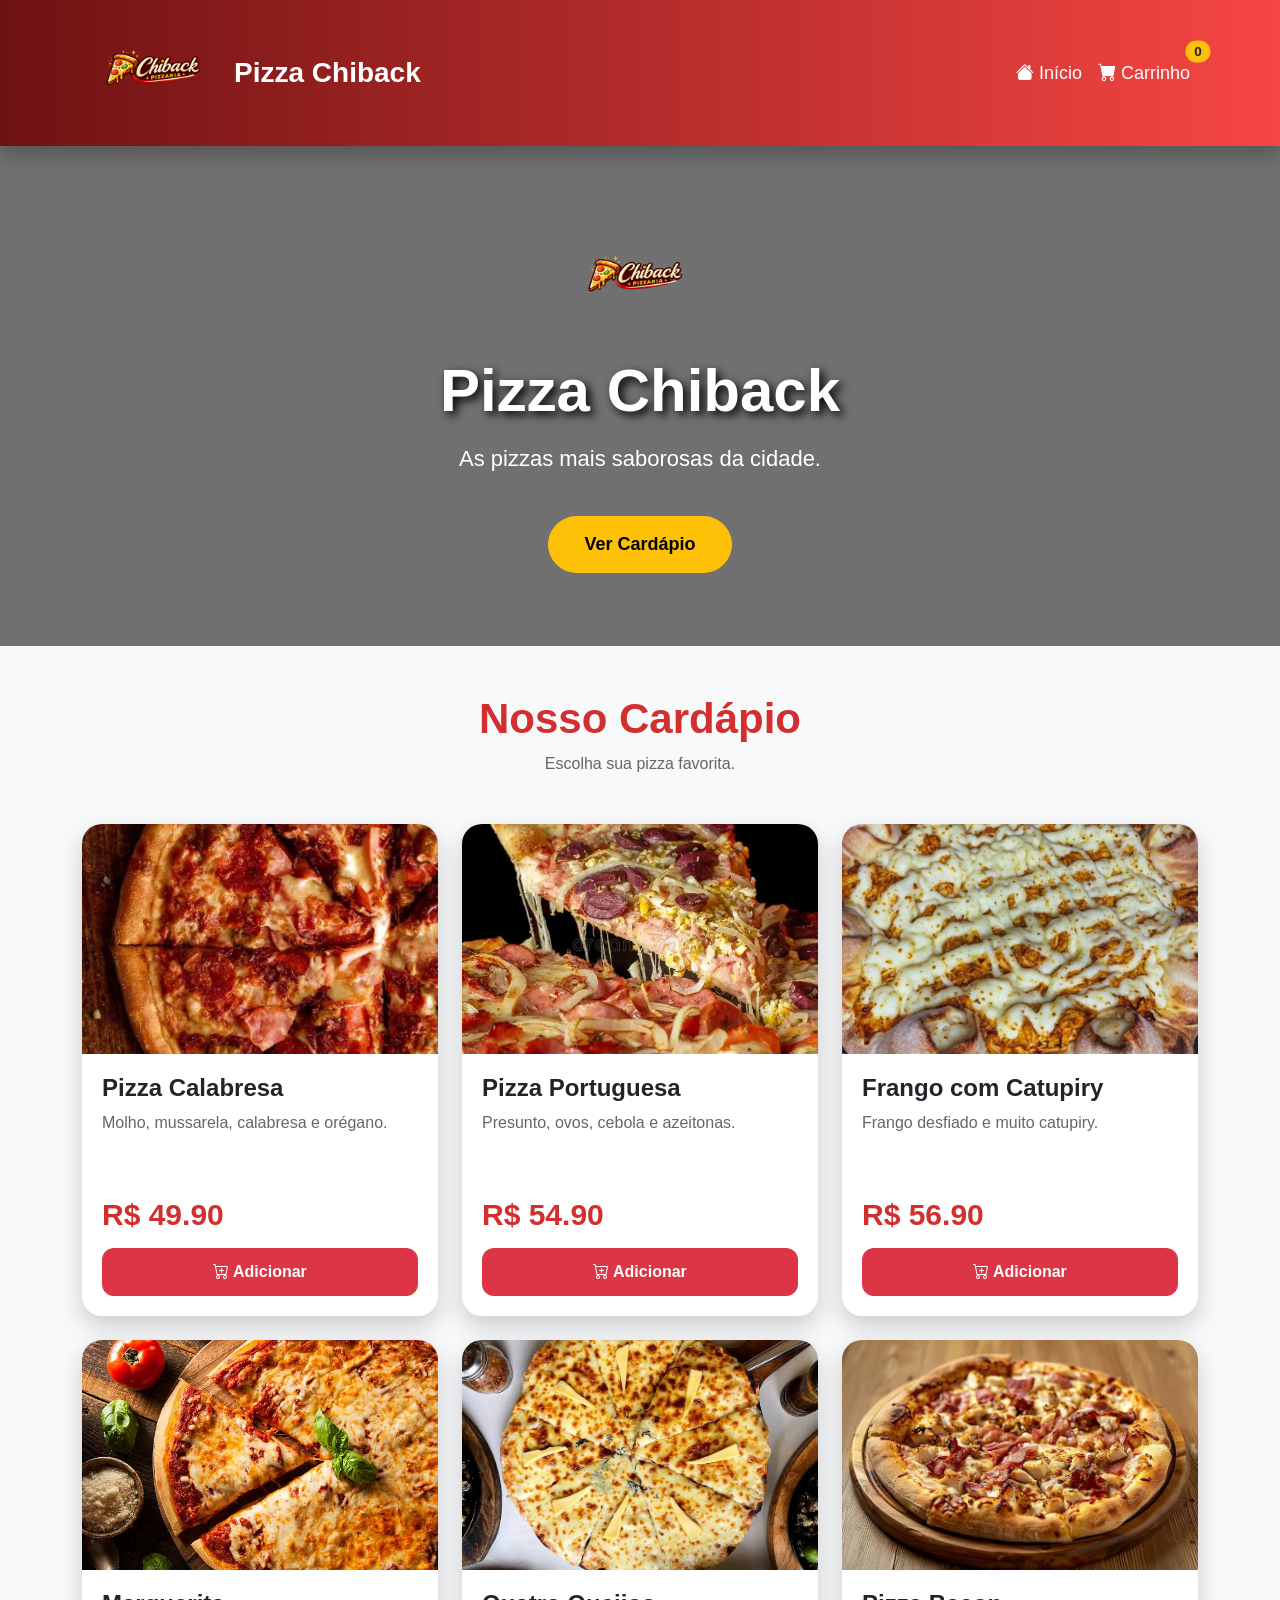
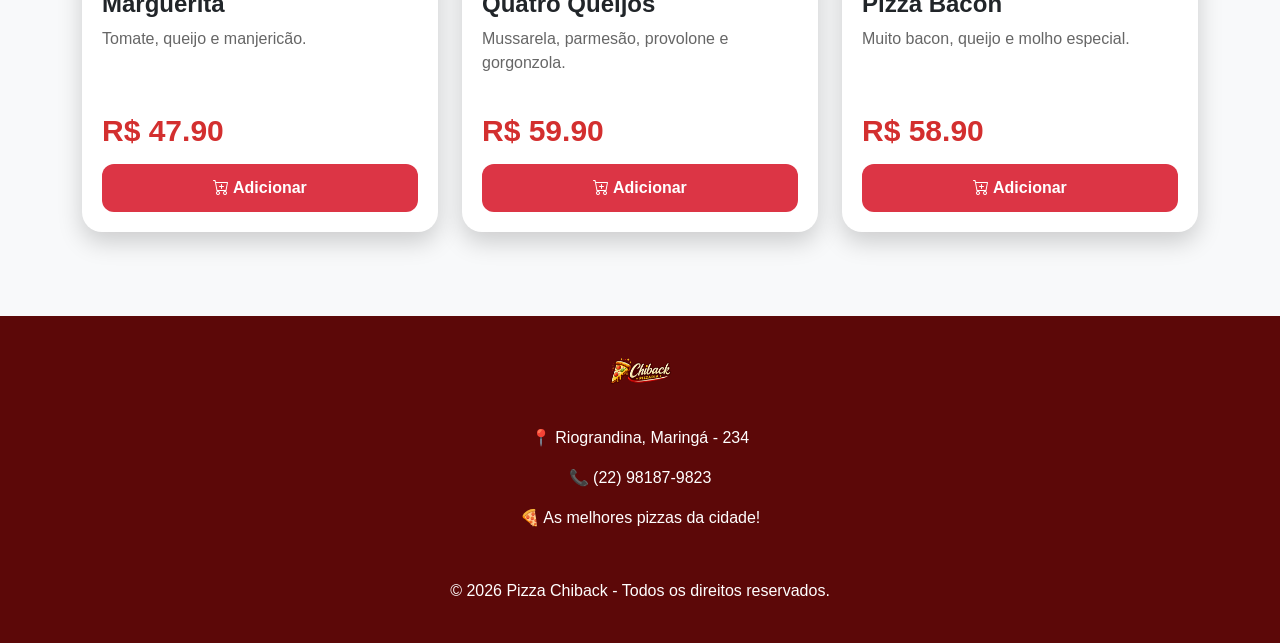
<file: index.html>
<!DOCTYPE html>
<html lang="pt-br">

<head>

    <meta charset="UTF-8">
    <meta name="viewport" content="width=device-width, initial-scale=1.0">

    <title>Pizza Chiback</title>

    <!-- Bootstrap -->
    <link href="https://cdn.jsdelivr.net/npm/bootstrap@5.3.3/dist/css/bootstrap.min.css" rel="stylesheet">

    <!-- Bootstrap Icons -->
    <link rel="stylesheet"
        href="https://cdn.jsdelivr.net/npm/bootstrap-icons@1.11.3/font/bootstrap-icons.min.css">

    <!-- CSS -->
    <link rel="stylesheet" href="css/style.css">

</head>

<body>

<!-- ================= NAVBAR ================= -->

<nav class="navbar navbar-expand-lg navbar-dark">

<div class="container">

<a class="navbar-brand d-flex align-items-center" href="#">

    <img src="img/logo.png"
         alt="Logo da Pizzaria Chiback"
         class="logo">

    <span>Pizza Chiback</span>

</a>

<button class="navbar-toggler"
data-bs-toggle="collapse"
data-bs-target="#menu">

<span class="navbar-toggler-icon"></span>

</button>

<div class="collapse navbar-collapse" id="menu">

<ul class="navbar-nav ms-auto">

<li class="nav-item">

<a class="nav-link active" href="#">

<i class="bi bi-house-fill"></i>

Início

</a>

</li>

<li class="nav-item">

<a class="nav-link position-relative" href="carrinho.html">

<i class="bi bi-cart-fill"></i>

Carrinho

<span id="contadorCarrinho"
class="position-absolute top-0 start-100 translate-middle badge rounded-pill bg-warning text-dark">

0

</span>

</a>

</li>

</ul>

</div>

</div>

</nav>

<!-- ================= BANNER ================= -->

<section class="banner">

<div class="container text-center">

<img src="img/logo.png"
alt="Logo da Pizzaria Chiback"
class="logo mb-3">

<h1>Pizza Chiback</h1>

<p>

As pizzas mais saborosas da cidade.

</p>

<a href="#produtos"
class="btn btn-warning btn-lg">

Ver Cardápio

</a>

</div>

</section>

<!-- ================= PRODUTOS ================= -->

<section class="container my-5" id="produtos">

<div class="titulo text-center mb-5">

<h2>Nosso Cardápio</h2>

<p>

Escolha sua pizza favorita.

</p>

</div>

<div class="row" id="listaProdutos">

</div>

</section>

<!-- ================= TOAST ================= -->

<div class="toast-container position-fixed bottom-0 end-0 p-3">

<div id="toastCarrinho" class="toast">

<div class="toast-header bg-success text-white">

<strong class="me-auto">

Carrinho

</strong>

<button
class="btn-close btn-close-white"
data-bs-dismiss="toast">

</button>

</div>

<div class="toast-body">

🍕 Produto adicionado ao carrinho!

</div>

</div>

</div>

<!-- ================= FOOTER ================= -->

<footer class="text-center p-4">

<img src="img/logo.png"
alt="Logo"
height="70"
width="90">

<p class="mt-3">

📍 Riograndina, Maringá - 234

</p>

<p>

📞 (22) 98187-9823

</p>

<p>

🍕 As melhores pizzas da cidade!

</p>

<hr>

<p>

© 2026 Pizza Chiback - Todos os direitos reservados.

</p>

</footer>

<script src="https://cdn.jsdelivr.net/npm/bootstrap@5.3.3/dist/js/bootstrap.bundle.min.js"></script>

<script src="js/produtos.js"></script>

</body>

</html>
</file>
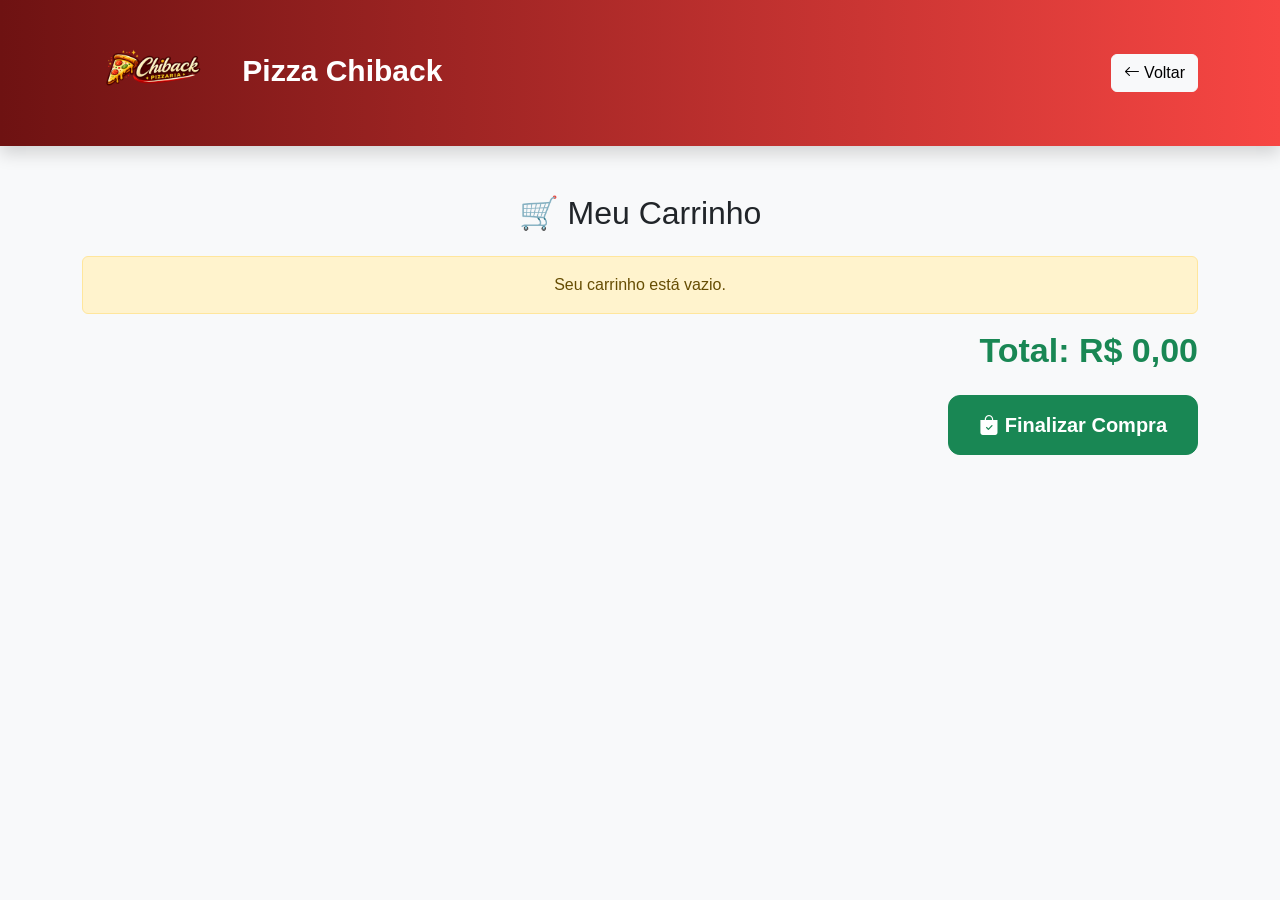
<file: carrinho.html>
<!DOCTYPE html>
<html lang="pt-BR">

<head>

    <meta charset="UTF-8">

    <meta name="viewport" content="width=device-width, initial-scale=1.0">

    <title>Carrinho | Pizza Chiback</title>

    <!-- Bootstrap -->

    <link href="https://cdn.jsdelivr.net/npm/bootstrap@5.3.3/dist/css/bootstrap.min.css" rel="stylesheet">

    <!-- Bootstrap Icons -->

    <link rel="stylesheet"
        href="https://cdn.jsdelivr.net/npm/bootstrap-icons@1.11.3/font/bootstrap-icons.min.css">

    <!-- CSS -->

    <link rel="stylesheet" href="css/style.css">

</head>

<body>

<nav class="navbar navbar-expand-lg navbar-dark bg-danger shadow">

<div class="container">

<a class="navbar-brand fw-bold" href="index.html">

<img src="img/logo.png" alt="Logo da Pizzaria Chiback" class="logo"> Pizza Chiback

</a>

<a href="index.html" class="btn btn-light">

<i class="bi bi-arrow-left"></i>

Voltar

</a>

</div>

</nav>

<div class="container my-5">

<h2 class="text-center mb-4">

🛒 Meu Carrinho

</h2>

<div id="listaCarrinho">

</div>

<div class="text-end">

<h3 id="totalCompra">

Total: R$ 0,00

</h3>

<button class="btn btn-success btn-lg mt-3"
onclick="finalizarCompra()">

<i class="bi bi-bag-check-fill"></i>

Finalizar Compra

</button>

</div>

</div>







</footer>

<script src="https://cdn.jsdelivr.net/npm/bootstrap@5.3.3/dist/js/bootstrap.bundle.min.js"></script>

<script src="js/carrinho.js"></script>

</body>

</html>
</file>
<file: css/style.css>
/*  
   RESET
            */

*{
    margin:0;
    padding:0;
    box-sizing:border-box;
    font-family:Arial, sans-serif;
}

html{
    scroll-behavior:smooth;
}

body{
    background:#f8f9fa;
}

/*  
     NAVBAR
             */

.navbar{
    background:linear-gradient(90deg,#6e1212,#f74643)!important;
    box-shadow:0 8px 20px rgba(0,0,0,.25);
}

.navbar-brand{
    font-size:30px;
    font-weight:bold;
}

.nav-link{
    color:white!important;
    transition:.3s;
    font-size:18px;
}

.nav-link:hover{
    color:#FFD54F!important;
    transform:translateY(-2px);
}

#contador{
    margin-left:5px;
    font-size:13px;
}

/*  
      BANNER
                 */

.banner{

    background:
    linear-gradient(rgba(0,0,0,.55),rgba(0,0,0,.55)),
    url("https://images.unsplash.com/photo-1513104890138-7c749659a591?w=1600");

    background-size:cover;
    background-position:center;
    background-attachment:fixed;

    height:500px;

    display:flex;
    justify-content:center;
    align-items:center;

    text-align:center;

    color:white;

}

.banner h1{

    font-size:60px;
    font-weight:bold;
    text-shadow:4px 4px 10px black;

}

.banner p{

    font-size:22px;
    margin-top:15px;

}

.banner .btn{

    margin-top:25px;
    padding:14px 35px;
    border-radius:30px;
    font-weight:bold;
    font-size:18px;

}

/*  
     TÍTULOS
               */

.titulo{

    text-align:center;
    margin-bottom:40px;

}

.titulo h2{

    font-size:42px;
    font-weight:bold;
    color:#d32f2f;

}

.titulo p{

    color:#666;

    }
    /*  
            TOAST
                       */

.logo{
    width:140px;
    height:120px;
    margin-right:12px;
    object-fit:contain;
    transition:.3s;

}

.logo:hover{
    transform:rotate(-8deg);
    

}
.navbar-brand span{
    font-size:28px;
    font-weight:bold;
    
}
@media(max-width:768px){

    .logo{
        width:45px;
        height:45px;
    }

    .nevbvar-brand span{
        font-size:22px;
    }

}



/*  
    CARDS
            */

.card{

    border:none;
    border-radius:20px;
    overflow:hidden;
    transition:.4s;
    box-shadow:0 10px 25px rgba(0,0,0,.18);

}

.card:hover{

    transform:translateY(-10px);
    box-shadow:0 20px 40px rgba(0,0,0,.28);

}

.card img{

    height:230px;
    object-fit:cover;
    transition:.4s;

}

.card:hover img{

    transform:scale(1.08);

}

.card-body{

    padding:20px;

}

.card-title{

    font-size:24px;
    font-weight:bold;

}

.card-text{

    color:#666;
    min-height:55px;

}

.preco{

    font-size:30px;
    color:#d32f2f;
    font-weight:bold;
    margin:15px 0;

}

 /* 
   BOTÕES
            */

.btn-danger{

    border:none;
    border-radius:12px;
    padding:12px;
    font-weight:bold;
    transition:.3s;

}

.btn-danger:hover{

    transform:translateY(-3px);
    box-shadow:0 10px 20px rgba(0,0,0,.25);

}

.btn-success{

    border-radius:12px;
    padding:14px 30px;
    font-size:20px;
    font-weight:bold;

}

.btn-success:hover{

    transform:translateY(-3px);

}

/*  
   CARRINHO
              */

.item-carrinho{

    background:white;
    border-radius:20px;
    padding:20px;
    margin-bottom:20px;

    display:flex;
    justify-content:space-between;
    align-items:center;

    box-shadow:0 10px 25px rgba(0,0,0,.12);

    transition:.3s;

}

.item-carrinho:hover{

    transform:translateY(-5px);

}

.item-carrinho img{

    width:120px;
    height:120px;
    object-fit:cover;
    border-radius:15px;
    margin-right:20px;

}

.item-carrinho h4{

    font-weight:bold;

}

.item-carrinho p{

    margin-bottom:5px;

}

#totalCompra{

    font-size:34px;
    font-weight:bold;
    color:#198754;

}

/*  
   TOAST
           */

.toast{

    border-radius:15px;
    overflow:hidden;
    box-shadow:0 15px 30px rgba(0,0,0,.25);

}

/*  
   FOOTER
           */

footer{
    display:flex;
    justify-content:center;
    background:#5c0808;
    color:white;
    margin-top:60px;
    padding:40px;
    flex-direction:column;
    text-align:center;
    align-items:center;

}

footer h5{

    font-size:26px;

}

/*  
       ANIMAÇÃO
                     */

@keyframes aparecer{

    from{

        opacity:0;
        transform:translateY(35px);

    }

    to{

        opacity:1;
        transform:translateY(0);

    }

}

.card{

    animation:aparecer .8s ease;

}

/*  
   RESPONSIVO
                */

@media(max-width:768px){

.banner{

    height:330px;
    background-attachment:scroll;

}

.banner h1{

    font-size:38px;

}

.banner p{

    font-size:18px;

}

.card img{

    height:200px;

}

.item-carrinho{

    flex-direction:column;
    text-align:center;

}

.item-carrinho img{

    margin:0 0 15px 0;

}

#totalCompra{

    font-size:28px;

}

.btn-success{

    width:100%;

}

}
</file>
